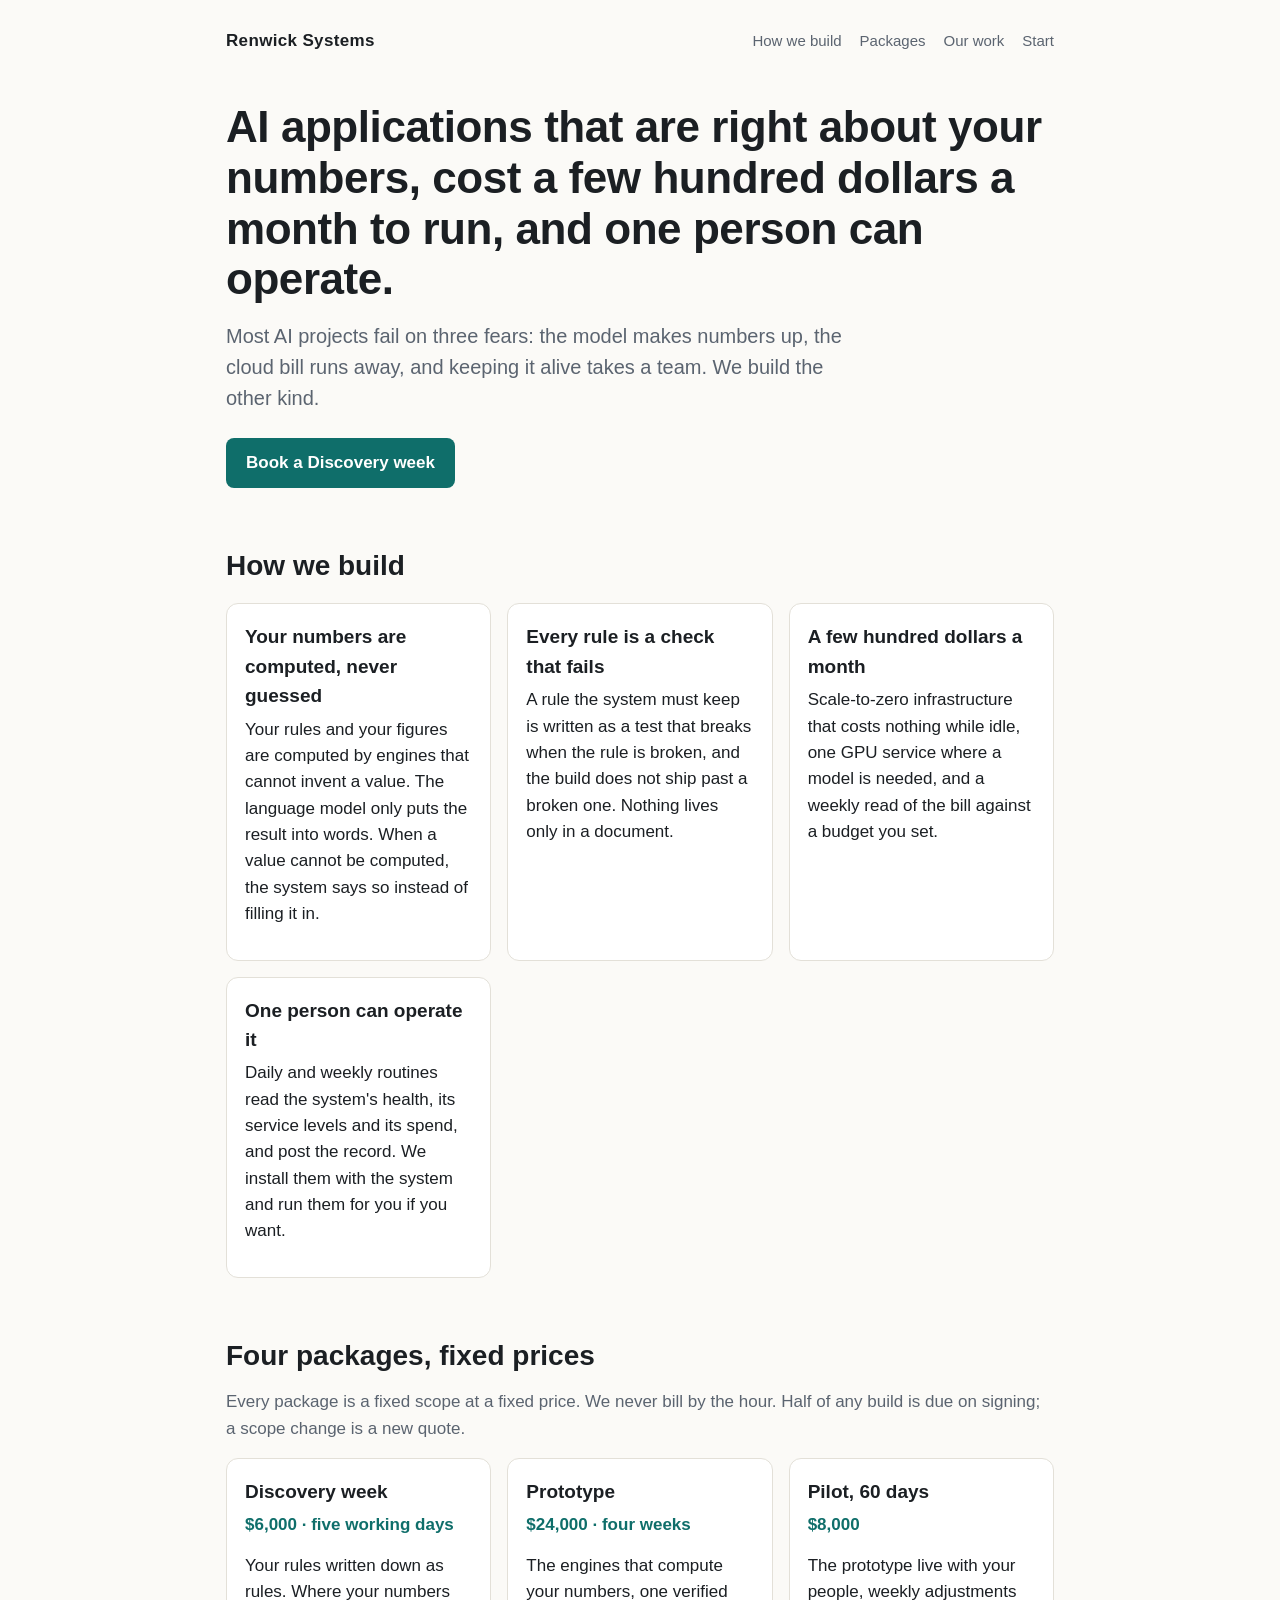
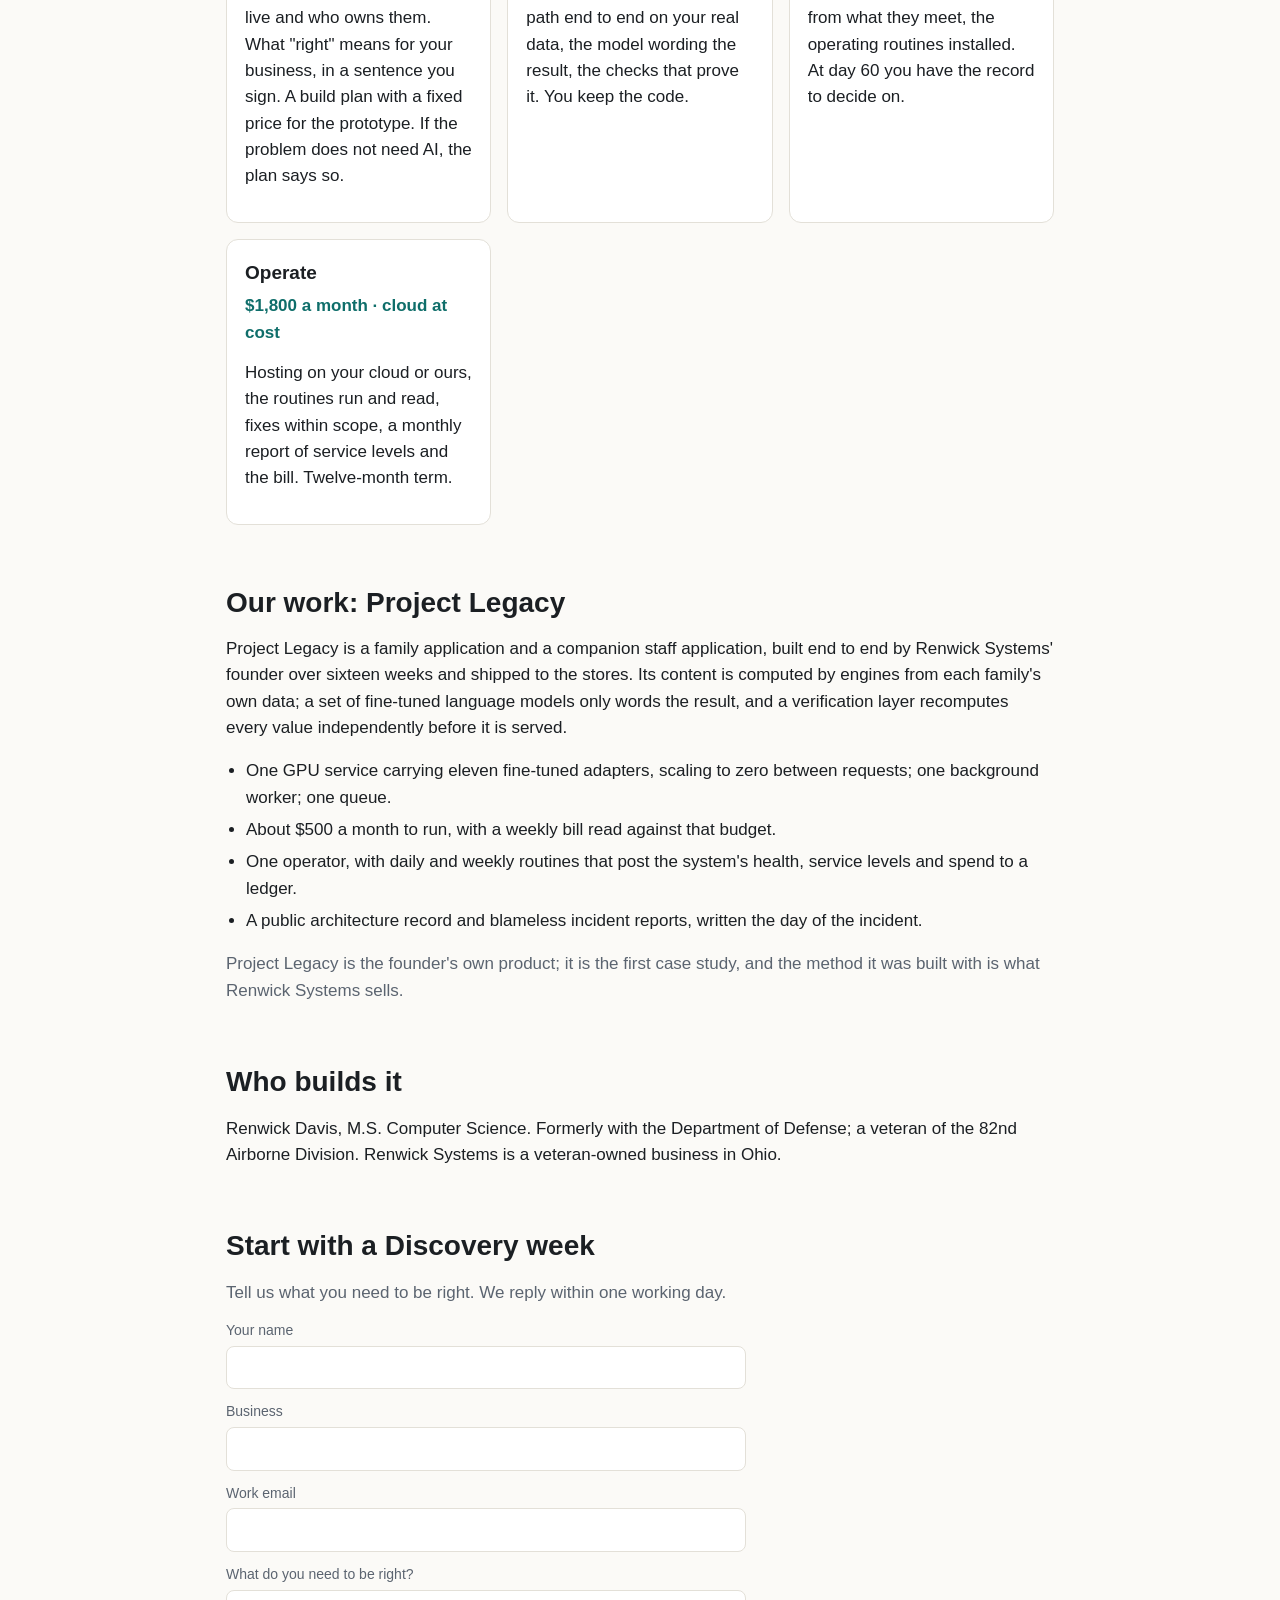
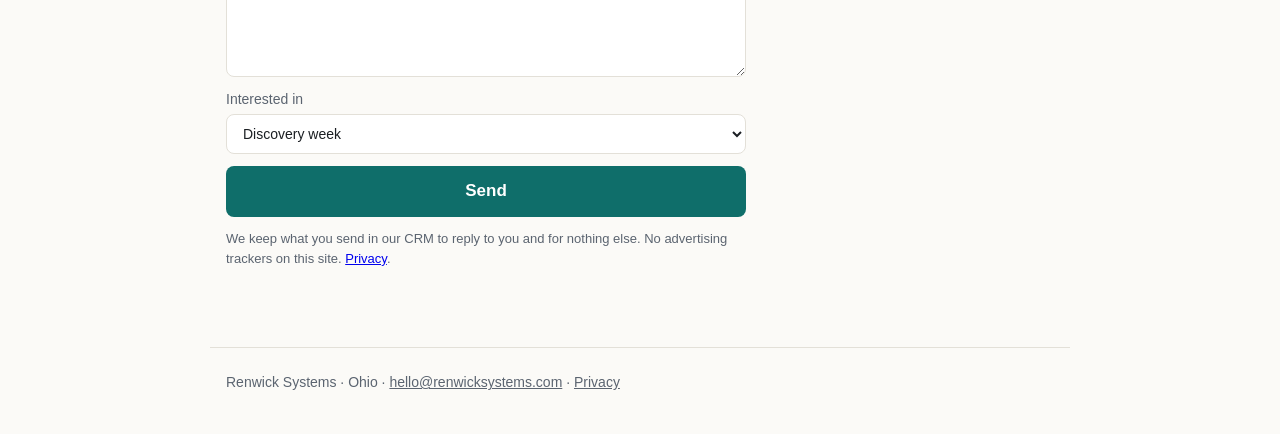
<file: index.html>
<!doctype html>
<html lang="en">
<head>
<meta charset="utf-8">
<meta name="viewport" content="width=device-width, initial-scale=1">
<title>Renwick Systems</title>
<meta name="description" content="AI applications that are right about your numbers, cost a few hundred dollars a month to run, and one person can operate. Renwick Systems, Ohio.">
<link rel="canonical" href="https://renwicksystems.com/">
<style>
  :root { --bg:#fbfaf7; --fg:#1b1f23; --muted:#5b6470; --line:#e3e0d8; --accent:#0f6e6a; --accent-ink:#ffffff; --card:#ffffff; }
  @media (prefers-color-scheme: dark) { :root:not([data-theme="light"]) { --bg:#121417; --fg:#ecebe6; --muted:#a3aab3; --line:#2a2f36; --accent:#4cc1b9; --accent-ink:#0d1b1a; --card:#1a1e23; } }
  :root[data-theme="dark"] { --bg:#121417; --fg:#ecebe6; --muted:#a3aab3; --line:#2a2f36; --accent:#4cc1b9; --accent-ink:#0d1b1a; --card:#1a1e23; }
  * { box-sizing:border-box; }
  body { margin:0; background:var(--bg); color:var(--fg); font:17px/1.55 -apple-system, "Segoe UI", Roboto, Helvetica, Arial, sans-serif; }
  main, header, footer { max-width:860px; margin:0 auto; padding:0 16px; }
  header { padding-top:28px; display:flex; justify-content:space-between; align-items:baseline; }
  .brand { font-weight:700; letter-spacing:.02em; text-decoration:none; color:var(--fg); }
  nav a { color:var(--muted); text-decoration:none; margin-left:18px; font-size:15px; }
  h1 { font-size:clamp(30px, 5vw, 44px); line-height:1.15; margin:48px 0 16px; letter-spacing:-.01em; }
  h2 { font-size:clamp(22px, 3vw, 28px); margin:56px 0 12px; }
  h3 { font-size:19px; margin:0 0 6px; }
  p { margin:0 0 14px; }
  .lead { font-size:20px; color:var(--muted); max-width:640px; }
  .cta { display:inline-block; background:var(--accent); color:var(--accent-ink); padding:12px 20px; border-radius:8px; text-decoration:none; font-weight:600; margin-top:10px; }
  .grid { display:grid; grid-template-columns:repeat(auto-fit, minmax(240px, 1fr)); gap:16px; margin-top:16px; }
  .card { background:var(--card); border:1px solid var(--line); border-radius:12px; padding:18px; }
  .price { color:var(--accent); font-weight:700; }
  .muted { color:var(--muted); }
  ul { padding-left:20px; } li { margin-bottom:6px; }
  form { display:grid; gap:12px; max-width:520px; }
  label { font-size:14px; color:var(--muted); display:grid; gap:4px; }
  input, select, textarea { font:inherit; padding:10px 12px; border:1px solid var(--line); border-radius:8px; background:var(--card); color:var(--fg); width:100%; }
  button { font:inherit; font-weight:600; background:var(--accent); color:var(--accent-ink); border:0; border-radius:8px; padding:12px 18px; cursor:pointer; }
  footer { border-top:1px solid var(--line); margin-top:64px; padding:24px 16px 40px; font-size:14px; color:var(--muted); }
  footer a { color:var(--muted); }
</style>
</head>
<body>
<header>
  <a class="brand" href="/">Renwick Systems</a>
  <nav><a href="#how">How we build</a><a href="#packages">Packages</a><a href="#work">Our work</a><a href="#start">Start</a></nav>
</header>

<main>
  <h1>AI applications that are right about your numbers, cost a few hundred dollars a month to run, and one person can operate.</h1>
  <p class="lead">Most AI projects fail on three fears: the model makes numbers up, the cloud bill runs away, and keeping it alive takes a team. We build the other kind.</p>
  <a class="cta" href="#start">Book a Discovery week</a>

  <h2 id="how">How we build</h2>
  <div class="grid">
    <div class="card"><h3>Your numbers are computed, never guessed</h3><p>Your rules and your figures are computed by engines that cannot invent a value. The language model only puts the result into words. When a value cannot be computed, the system says so instead of filling it in.</p></div>
    <div class="card"><h3>Every rule is a check that fails</h3><p>A rule the system must keep is written as a test that breaks when the rule is broken, and the build does not ship past a broken one. Nothing lives only in a document.</p></div>
    <div class="card"><h3>A few hundred dollars a month</h3><p>Scale-to-zero infrastructure that costs nothing while idle, one GPU service where a model is needed, and a weekly read of the bill against a budget you set.</p></div>
    <div class="card"><h3>One person can operate it</h3><p>Daily and weekly routines read the system's health, its service levels and its spend, and post the record. We install them with the system and run them for you if you want.</p></div>
  </div>

  <h2 id="packages">Four packages, fixed prices</h2>
  <p class="muted">Every package is a fixed scope at a fixed price. We never bill by the hour. Half of any build is due on signing; a scope change is a new quote.</p>
  <div class="grid">
    <div class="card"><h3>Discovery week</h3><p class="price">$6,000 · five working days</p><p>Your rules written down as rules. Where your numbers live and who owns them. What "right" means for your business, in a sentence you sign. A build plan with a fixed price for the prototype. If the problem does not need AI, the plan says so.</p></div>
    <div class="card"><h3>Prototype</h3><p class="price">$24,000 · four weeks</p><p>The engines that compute your numbers, one verified path end to end on your real data, the model wording the result, the checks that prove it. You keep the code.</p></div>
    <div class="card"><h3>Pilot, 60 days</h3><p class="price">$8,000</p><p>The prototype live with your people, weekly adjustments from what they meet, the operating routines installed. At day 60 you have the record to decide on.</p></div>
    <div class="card"><h3>Operate</h3><p class="price">$1,800 a month · cloud at cost</p><p>Hosting on your cloud or ours, the routines run and read, fixes within scope, a monthly report of service levels and the bill. Twelve-month term.</p></div>
  </div>

  <h2 id="work">Our work: Project Legacy</h2>
  <p>Project Legacy is a family application and a companion staff application, built end to end by Renwick Systems' founder over sixteen weeks and shipped to the stores. Its content is computed by engines from each family's own data; a set of fine-tuned language models only words the result, and a verification layer recomputes every value independently before it is served.</p>
  <ul>
    <li>One GPU service carrying eleven fine-tuned adapters, scaling to zero between requests; one background worker; one queue.</li>
    <li>About $500 a month to run, with a weekly bill read against that budget.</li>
    <li>One operator, with daily and weekly routines that post the system's health, service levels and spend to a ledger.</li>
    <li>A public architecture record and blameless incident reports, written the day of the incident.</li>
  </ul>
  <p class="muted">Project Legacy is the founder's own product; it is the first case study, and the method it was built with is what Renwick Systems sells.</p>

  <h2>Who builds it</h2>
  <p>Renwick Davis, M.S. Computer Science. Formerly with the Department of Defense; a veteran of the 82nd Airborne Division. Renwick Systems is a veteran-owned business in Ohio.</p>

  <h2 id="start">Start with a Discovery week</h2>
  <p class="muted">Tell us what you need to be right. We reply within one working day.</p>
  <!-- The form posts to HubSpot (the free CRM): create the form in HubSpot (Marketing > Forms) with these five fields and paste its embed code here in place of this form, or keep this form and point its action at the HubSpot Forms endpoint for that form. See README.md. -->
  <form id="start-form" method="post" action="#" onsubmit="return false;">
    <label>Your name <input name="firstname" autocomplete="name" required></label>
    <label>Business <input name="company" autocomplete="organization" required></label>
    <label>Work email <input name="email" type="email" autocomplete="email" required></label>
    <label>What do you need to be right? <textarea name="message" rows="3" required></textarea></label>
    <label>Interested in
      <select name="offer">
        <option value="discovery_week">Discovery week</option>
        <option value="prototype">Prototype</option>
        <option value="pilot_60_days">Pilot, 60 days</option>
        <option value="operate">Operate</option>
      </select>
    </label>
    <button type="submit">Send</button>
    <p class="muted" style="font-size:13px">We keep what you send in our CRM to reply to you and for nothing else. No advertising trackers on this site. <a href="/privacy.html">Privacy</a>.</p>
  </form>
</main>

<footer>
  Renwick Systems · Ohio · <a href="mailto:hello@renwicksystems.com">hello@renwicksystems.com</a> · <a href="/privacy.html">Privacy</a>
</footer>
</body>
</html>
</file>
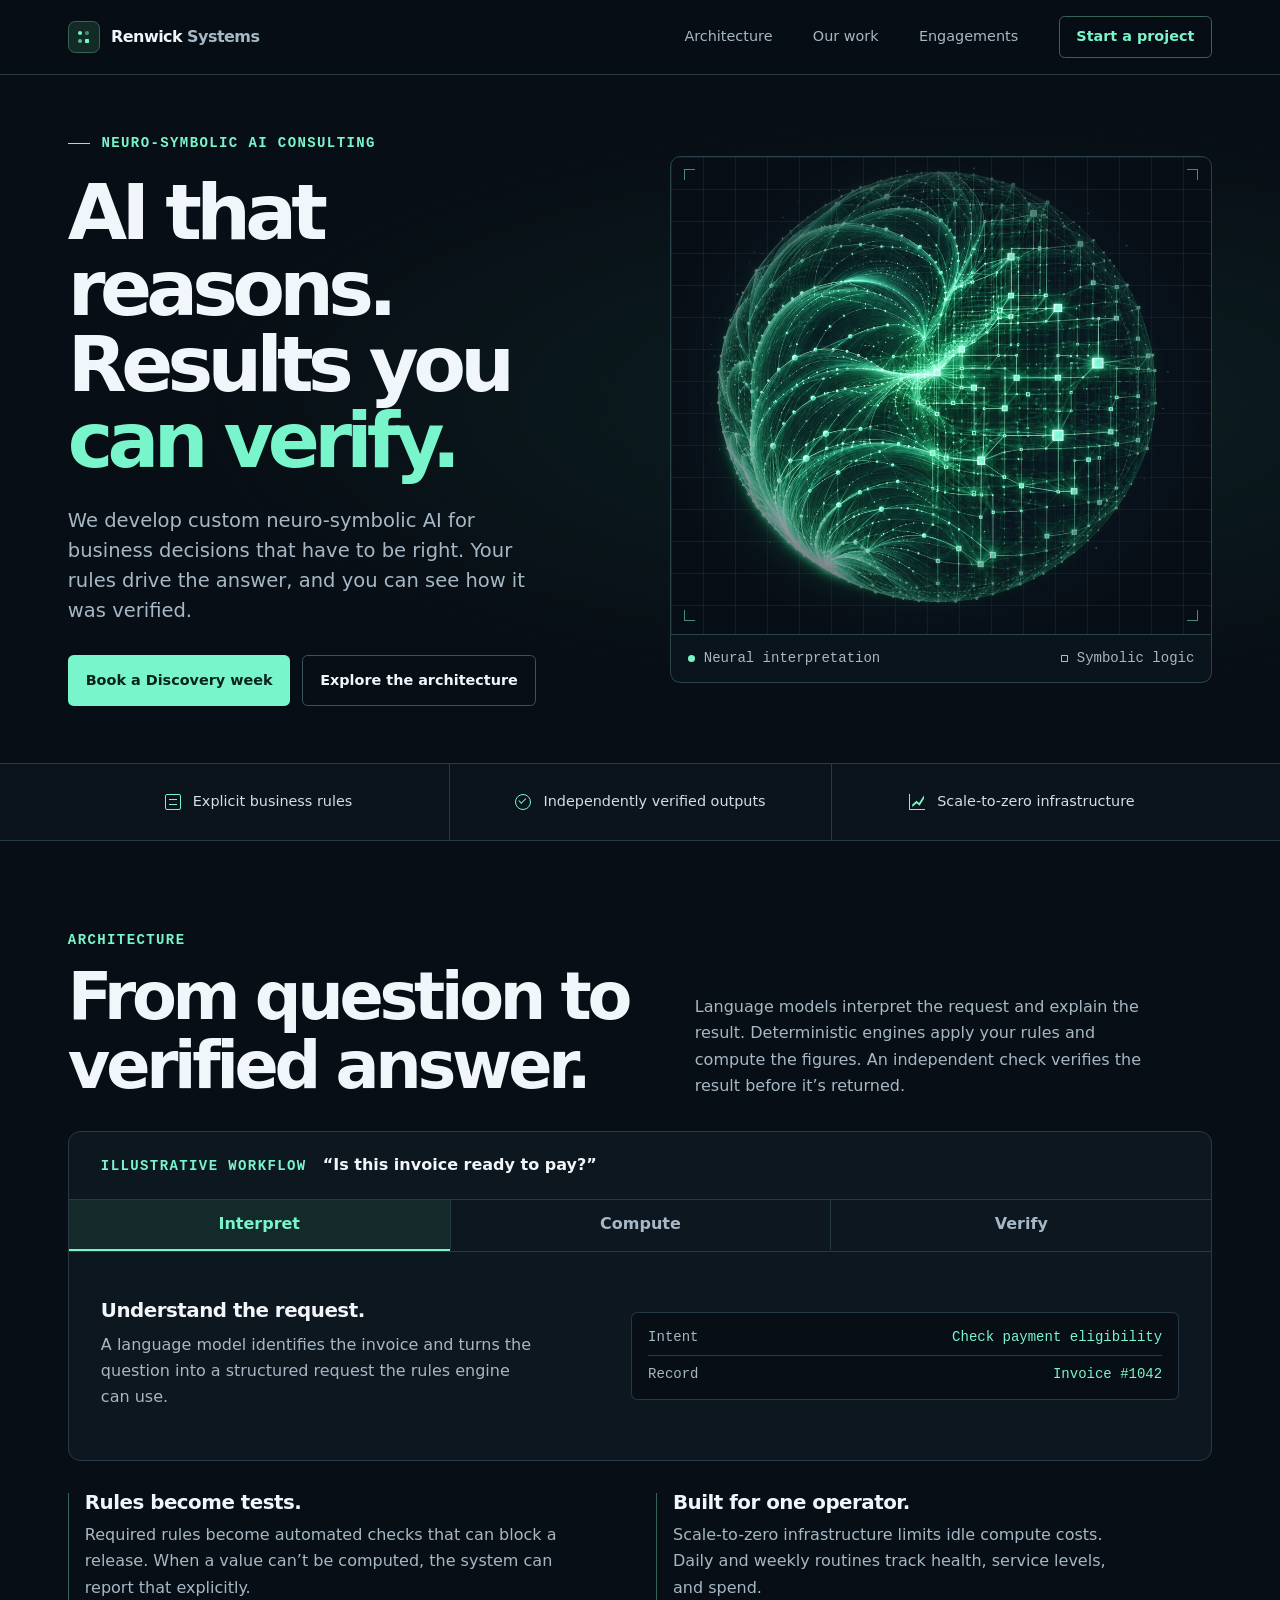
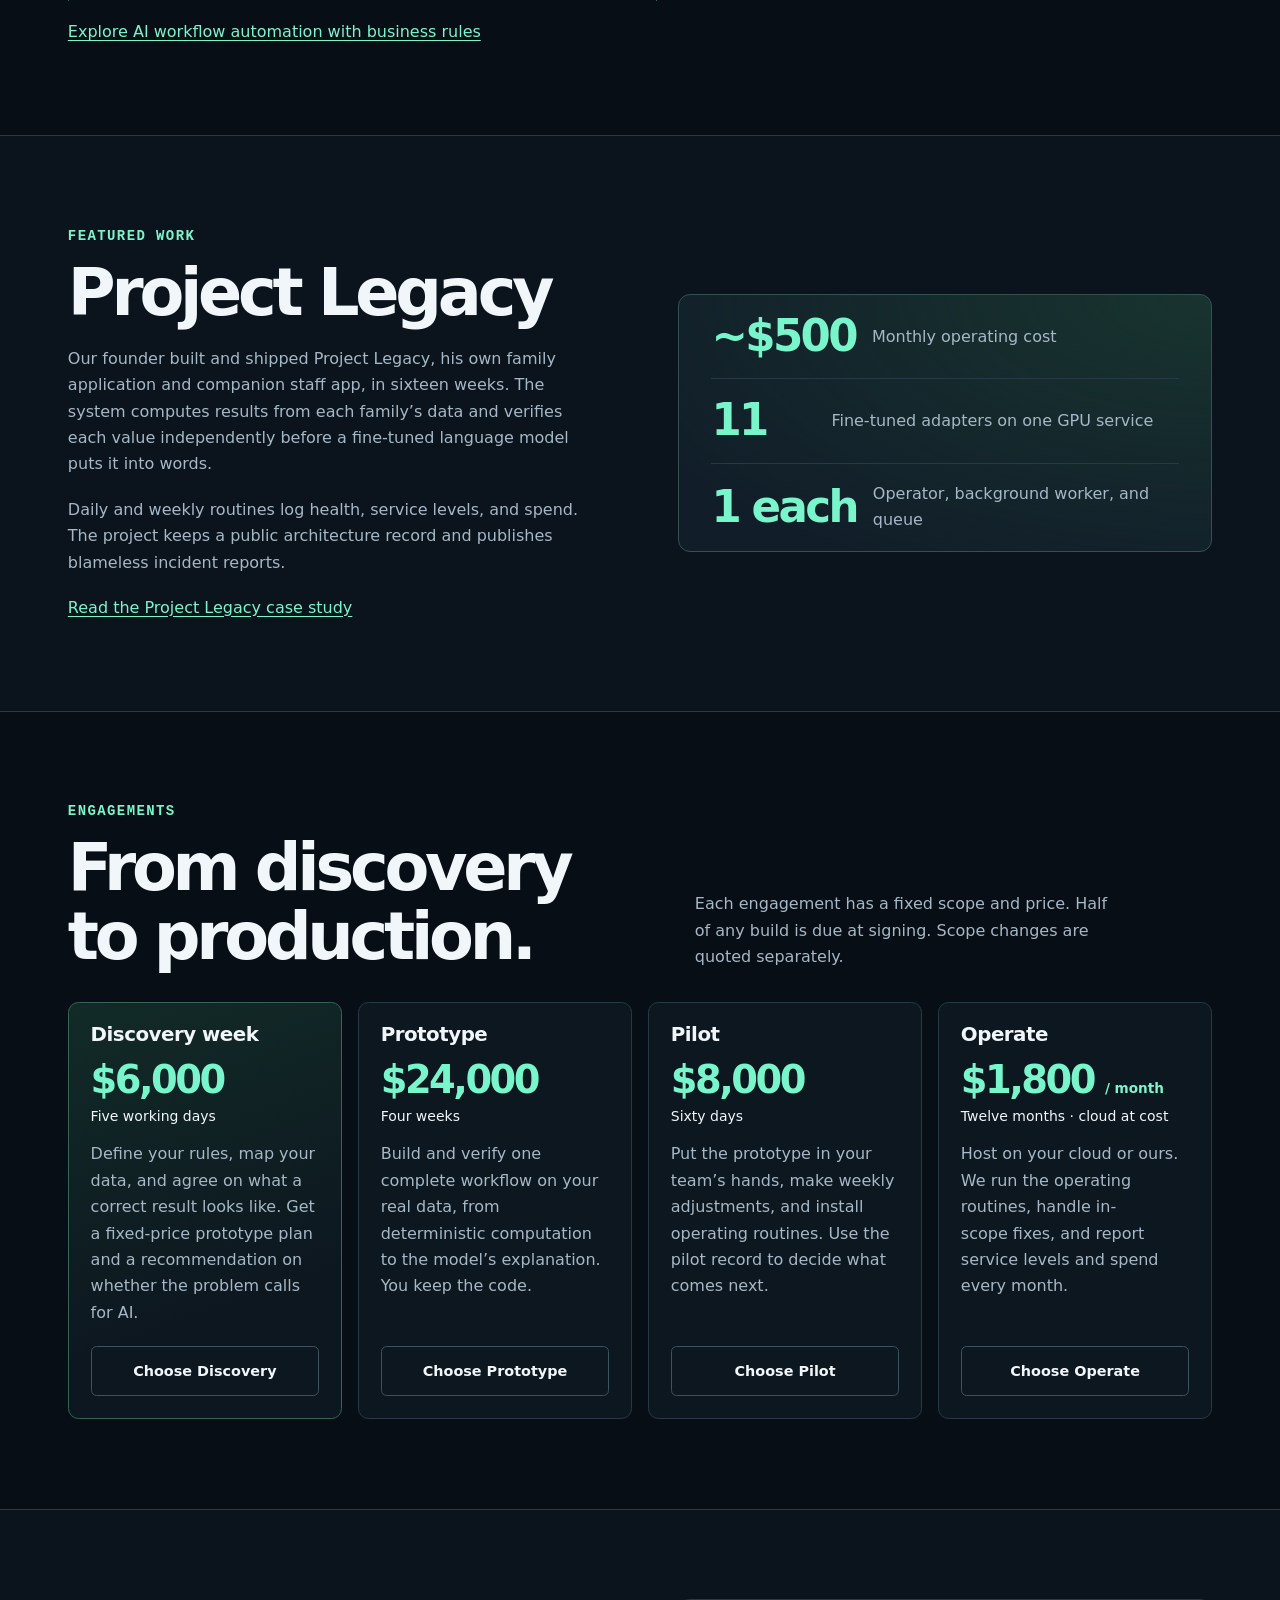
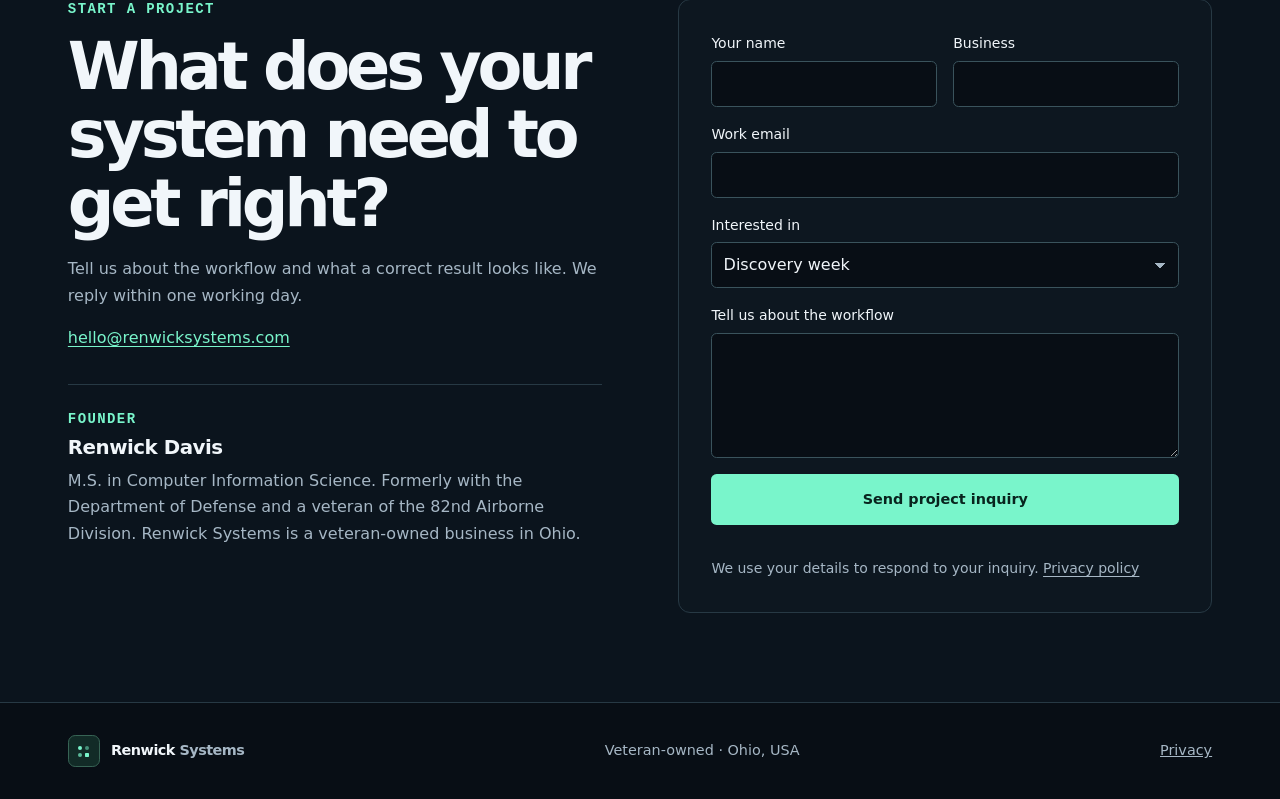
<file: public/index.html>
﻿<!doctype html>
<html lang="en">
<head>
  <meta charset="utf-8">
  <meta name="viewport" content="width=device-width, initial-scale=1">
  <meta name="theme-color" content="#080e15">
  <title>Neuro-Symbolic AI Consulting | Renwick Systems</title>
  <meta name="description" content="Neuro-symbolic AI consulting and custom development for business decisions that have to be right. Apply your business rules and independently verify the result.">
  <link rel="canonical" href="https://renwicksystems.com/">
  <link rel="stylesheet" href="./landing.css">
  <script src="./landing.js" defer></script>
</head>
<body id="top">
  <a class="skip-link" href="#main">Skip to content</a>

  <header class="site-header">
    <div class="shell header-inner">
      <a class="brand" href="/" aria-label="Renwick Systems home">
        <span class="brand-mark" aria-hidden="true"><i></i><i></i><i></i><i></i></span>
        <span>Renwick<span class="brand-accent"> Systems</span></span>
      </a>
      <button class="menu-toggle" type="button" aria-expanded="false" aria-controls="site-nav" hidden>Menu <span aria-hidden="true"></span></button>
      <nav class="site-nav" id="site-nav" aria-label="Main navigation">
        <a href="#how">Architecture</a>
        <a href="#work">Our work</a>
        <a href="#packages">Engagements</a>
        <a class="button button-outline nav-cta" href="#start">Start a project</a>
      </nav>
    </div>
  </header>

  <main id="main" tabindex="-1">
    <section class="hero" aria-labelledby="hero-title">
      <div class="shell hero-inner">
        <div class="hero-copy">
          <p class="eyebrow hero-eyebrow">Neuro-symbolic AI consulting</p>
          <h1 id="hero-title">AI that reasons.<br>Results you<br class="hero-break"> <em>can verify.</em></h1>
          <p class="hero-lead">We develop custom neuro-symbolic AI for business decisions that have to be right. Your rules drive the answer, and you can see how it was verified.</p>
          <div class="hero-actions">
            <a class="button button-primary" href="#start" data-offer="discovery_week">Book a Discovery week</a>
            <a class="button button-outline" href="#how">Explore the architecture</a>
          </div>
        </div>

        <figure class="hero-visual">
          <div class="visual-frame" aria-hidden="true">
            <span class="visual-grid"></span>
            <span class="visual-ring"></span>
            <img class="hero-image" src="./neuro-symbolic-core.webp" width="1000" height="1000" alt="" fetchpriority="high">
            <span class="visual-axis"></span>
          </div>
          <figcaption class="visual-key">
            <span><i aria-hidden="true"></i> Neural interpretation</span>
            <span><i aria-hidden="true"></i> Symbolic logic</span>
          </figcaption>
        </figure>
      </div>
    </section>

    <div class="capability-band">
      <ul class="shell capability-list" aria-label="Engineering principles">
        <li><span class="principle-icon principle-rules" aria-hidden="true"></span> Explicit business rules</li>
        <li><span class="principle-icon principle-check" aria-hidden="true"></span> Independently verified outputs</li>
        <li><span class="principle-icon principle-scale" aria-hidden="true"></span> Scale-to-zero infrastructure</li>
      </ul>
    </div>

    <section class="section shell" id="how" aria-labelledby="how-title" tabindex="-1">
      <div class="section-heading">
        <div>
          <p class="eyebrow">Architecture</p>
          <h2 id="how-title">From question to<br>verified answer.</h2>
        </div>
        <p>Language models interpret the request and explain the result. Deterministic engines apply your rules and compute the figures. An independent check verifies the result before it’s returned.</p>
      </div>

      <div class="architecture-demo">
        <div class="demo-header">
          <p class="eyebrow">Illustrative workflow</p>
          <p>“Is this invoice ready to pay?”</p>
        </div>
        <div class="stage-selector" role="group" aria-label="Explore the workflow stages" hidden>
          <button type="button" aria-controls="interpret" aria-pressed="true">Interpret</button>
          <button type="button" aria-controls="compute" aria-pressed="false">Compute</button>
          <button type="button" aria-controls="verify" aria-pressed="false">Verify</button>
        </div>
        <div class="stage-content" aria-live="polite">
          <article class="stage" id="interpret">
            <div>
              <h3>Understand the request.</h3>
              <p>A language model identifies the invoice and turns the question into a structured request the rules engine can use.</p>
            </div>
            <dl class="trace">
              <div><dt>Intent</dt><dd>Check payment eligibility</dd></div>
              <div><dt>Record</dt><dd>Invoice #1042</dd></div>
            </dl>
          </article>
          <article class="stage" id="compute">
            <div>
              <h3>Apply the payment rules.</h3>
              <p>The rules engine reads the invoice and approval records. This example policy requires approval for invoices over $1,000.</p>
            </div>
            <dl class="trace">
              <div><dt>Invoice total</dt><dd>$1,240.00</dd></div>
              <div><dt>Approval on file</dt><dd>Missing</dd></div>
              <div><dt>Decision</dt><dd>Hold payment</dd></div>
            </dl>
          </article>
          <article class="stage" id="verify">
            <div>
              <h3>Check the result independently.</h3>
              <p>The verification layer recomputes the decision from the source records. Once it confirms the result, the model explains why payment is on hold.</p>
            </div>
            <dl class="trace">
              <div><dt>Verified decision</dt><dd>Hold payment</dd></div>
              <div><dt>Explanation</dt><dd>Approval required for $1,240.00</dd></div>
            </dl>
          </article>
        </div>
      </div>

      <div class="method-notes">
        <div><h3>Rules become tests.</h3><p>Required rules become automated checks that can block a release. When a value can’t be computed, the system can report that explicitly.</p></div>
        <div><h3>Built for one operator.</h3><p>Scale-to-zero infrastructure limits idle compute costs. Daily and weekly routines track health, service levels, and spend.</p></div>
      </div>
      <a class="section-link" href="/services/ai-workflow-automation">Explore AI workflow automation with business rules</a>
    </section>

    <section class="case-section" id="work" aria-labelledby="work-title" tabindex="-1">
      <div class="section shell case-layout">
        <div class="case-copy">
          <p class="eyebrow">Featured work</p>
          <h2 id="work-title">Project Legacy</h2>
          <p>Our founder built and shipped Project Legacy, his own family application and companion staff app, in sixteen weeks. The system computes results from each family’s data and verifies each value independently before a fine-tuned language model puts it into words.</p>
          <p>Daily and weekly routines log health, service levels, and spend. The project keeps a public architecture record and publishes blameless incident reports.</p>
          <a class="section-link" href="/work/project-legacy">Read the Project Legacy case study</a>
        </div>
        <dl class="case-metrics" aria-label="Project Legacy operating profile">
          <div><dt>Monthly operating cost</dt><dd>~$500</dd></div>
          <div><dt>Fine-tuned adapters on one GPU service</dt><dd>11</dd></div>
          <div><dt>Operator, background worker, and queue</dt><dd>1 each</dd></div>
        </dl>
      </div>
    </section>

    <section class="section shell" id="packages" aria-labelledby="packages-title" tabindex="-1">
      <div class="section-heading">
        <div>
          <p class="eyebrow">Engagements</p>
          <h2 id="packages-title">From discovery<br>to production.</h2>
        </div>
        <p>Each engagement has a fixed scope and price. Half of any build is due at signing. Scope changes are quoted separately.</p>
      </div>
      <div class="offers">
        <article class="offer">
          <h3>Discovery week</h3>
          <p class="price">$6,000</p>
          <p class="offer-term">Five working days</p>
          <p>Define your rules, map your data, and agree on what a correct result looks like. Get a fixed-price prototype plan and a recommendation on whether the problem calls for AI.</p>
          <a class="button button-outline" href="#start" data-offer="discovery_week">Choose Discovery</a>
        </article>
        <article class="offer">
          <h3>Prototype</h3>
          <p class="price">$24,000</p>
          <p class="offer-term">Four weeks</p>
          <p>Build and verify one complete workflow on your real data, from deterministic computation to the model’s explanation. You keep the code.</p>
          <a class="button button-outline" href="#start" data-offer="prototype">Choose Prototype</a>
        </article>
        <article class="offer">
          <h3>Pilot</h3>
          <p class="price">$8,000</p>
          <p class="offer-term">Sixty days</p>
          <p>Put the prototype in your team’s hands, make weekly adjustments, and install operating routines. Use the pilot record to decide what comes next.</p>
          <a class="button button-outline" href="#start" data-offer="pilot_60_days">Choose Pilot</a>
        </article>
        <article class="offer">
          <h3>Operate</h3>
          <p class="price">$1,800 <small>/ month</small></p>
          <p class="offer-term">Twelve months · cloud at cost</p>
          <p>Host on your cloud or ours. We run the operating routines, handle in-scope fixes, and report service levels and spend every month.</p>
          <a class="button button-outline" href="#start" data-offer="operate">Choose Operate</a>
        </article>
      </div>
    </section>

    <section class="contact-section" id="start" aria-labelledby="start-title" tabindex="-1">
      <div class="section shell contact-layout">
        <div class="contact-copy">
          <p class="eyebrow">Start a project</p>
          <h2 id="start-title">What does your system need to get right?</h2>
          <p>Tell us about the workflow and what a correct result looks like. We reply within one working day.</p>
          <a class="mail" href="mailto:hello@renwicksystems.com">hello@renwicksystems.com</a><span class="mail-note" role="status"></span>
          <div class="founder">
            <p class="eyebrow">Founder</p>
            <h3>Renwick Davis</h3>
            <p>M.S. in Computer Information Science. Formerly with the Department of Defense and a veteran of the 82nd Airborne Division. Renwick Systems is a veteran-owned business in Ohio.</p>
          </div>
        </div>

        <form id="start-form" method="post" action="/api/start" aria-label="Project inquiry">
          <div class="spam-trap" aria-hidden="true"><label>Leave this empty <input name="website" tabindex="-1" autocomplete="off"></label></div>
          <div class="form-pair">
            <label>Your name <input name="firstname" autocomplete="name" maxlength="120" required></label>
            <label>Business <input name="company" autocomplete="organization" maxlength="160" required></label>
          </div>
          <label>Work email <input name="email" type="email" autocomplete="email" maxlength="254" required></label>
          <label>Interested in
            <select name="offer">
              <option value="discovery_week">Discovery week</option>
              <option value="prototype">Prototype</option>
              <option value="pilot_60_days">Pilot, 60 days</option>
              <option value="operate">Operate</option>
            </select>
          </label>
          <label>Tell us about the workflow <textarea name="message" rows="4" maxlength="5000" required></textarea></label>
          <button class="button button-primary" type="submit">Send project inquiry</button>
          <p id="start-status" class="form-status" role="status"></p>
          <p class="form-privacy">We use your details to respond to your inquiry. <a href="/privacy">Privacy policy</a></p>
        </form>
      </div>
    </section>
  </main>

  <footer class="shell site-footer">
    <a class="brand" href="/" aria-label="Renwick Systems home">
      <span class="brand-mark" aria-hidden="true"><i></i><i></i><i></i><i></i></span>
      <span>Renwick<span class="brand-accent"> Systems</span></span>
    </a>
    <p>Veteran-owned · Ohio, USA</p>
    <a href="/privacy">Privacy</a>
  </footer>
</body>
</html>
</file>
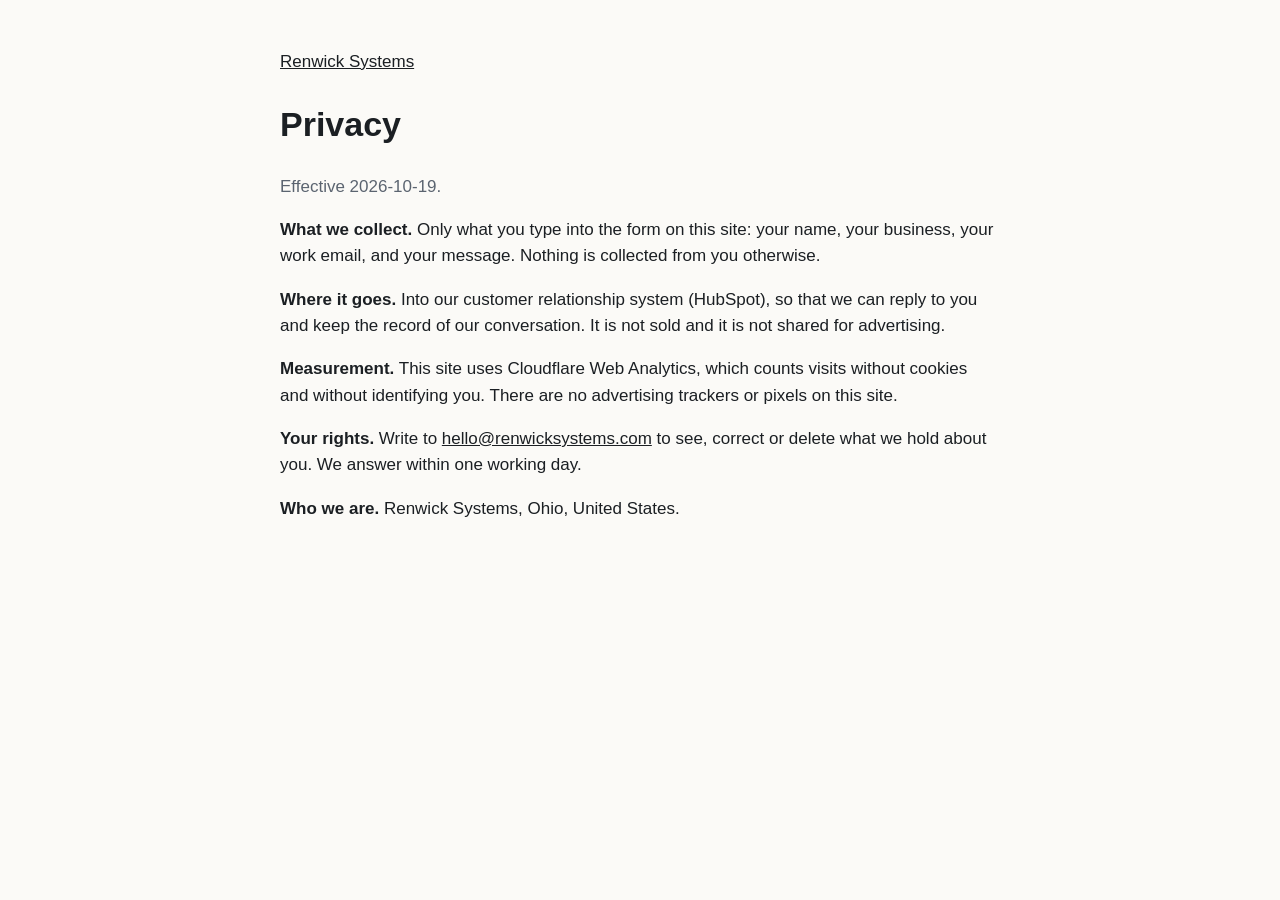
<file: privacy.html>
<!doctype html>
<html lang="en">
<head>
<meta charset="utf-8">
<meta name="viewport" content="width=device-width, initial-scale=1">
<title>Privacy - Renwick Systems</title>
<style>
  :root { --bg:#fbfaf7; --fg:#1b1f23; --muted:#5b6470; }
  @media (prefers-color-scheme: dark) { :root:not([data-theme="light"]) { --bg:#121417; --fg:#ecebe6; --muted:#a3aab3; } }
  :root[data-theme="dark"] { --bg:#121417; --fg:#ecebe6; --muted:#a3aab3; }
  body { margin:0; background:var(--bg); color:var(--fg); font:17px/1.55 -apple-system, "Segoe UI", Roboto, Helvetica, Arial, sans-serif; }
  main { max-width:720px; margin:0 auto; padding:32px 16px 64px; }
  a { color:inherit; } .muted { color:var(--muted); }
</style>
</head>
<body>
<main>
  <p><a href="/">Renwick Systems</a></p>
  <h1>Privacy</h1>
  <p class="muted">Effective 2026-10-19.</p>
  <p><strong>What we collect.</strong> Only what you type into the form on this site: your name, your business, your work email, and your message. Nothing is collected from you otherwise.</p>
  <p><strong>Where it goes.</strong> Into our customer relationship system (HubSpot), so that we can reply to you and keep the record of our conversation. It is not sold and it is not shared for advertising.</p>
  <p><strong>Measurement.</strong> This site uses Cloudflare Web Analytics, which counts visits without cookies and without identifying you. There are no advertising trackers or pixels on this site.</p>
  <p><strong>Your rights.</strong> Write to <a href="mailto:hello@renwicksystems.com">hello@renwicksystems.com</a> to see, correct or delete what we hold about you. We answer within one working day.</p>
  <p><strong>Who we are.</strong> Renwick Systems, Ohio, United States.</p>
</main>
</body>
</html>
</file>
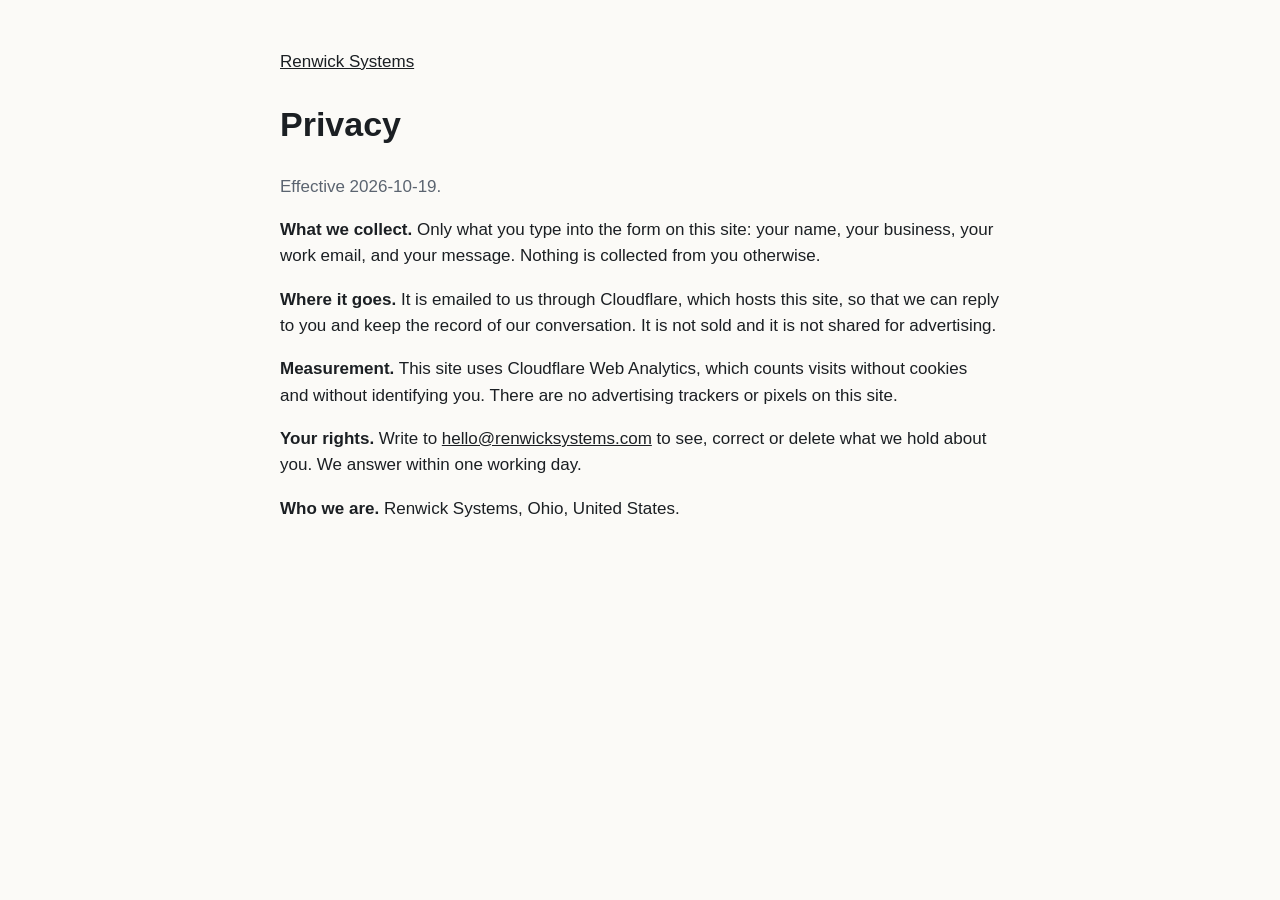
<file: public/privacy.html>
<!doctype html>
<html lang="en">
<head>
<meta charset="utf-8">
<meta name="viewport" content="width=device-width, initial-scale=1">
<title>Privacy - Renwick Systems</title>
<link rel="canonical" href="https://renwicksystems.com/privacy">
<style>
  :root { --bg:#fbfaf7; --fg:#1b1f23; --muted:#5b6470; }
  @media (prefers-color-scheme: dark) { :root:not([data-theme="light"]) { --bg:#121417; --fg:#ecebe6; --muted:#a3aab3; } }
  :root[data-theme="dark"] { --bg:#121417; --fg:#ecebe6; --muted:#a3aab3; }
  body { margin:0; background:var(--bg); color:var(--fg); font:17px/1.55 -apple-system, "Segoe UI", Roboto, Helvetica, Arial, sans-serif; }
  main { max-width:720px; margin:0 auto; padding:32px 16px 64px; }
  a { color:inherit; } .muted { color:var(--muted); }
</style>
</head>
<body>
<main>
  <p><a href="/">Renwick Systems</a></p>
  <h1>Privacy</h1>
  <p class="muted">Effective 2026-10-19.</p>
  <p><strong>What we collect.</strong> Only what you type into the form on this site: your name, your business, your work email, and your message. Nothing is collected from you otherwise.</p>
  <p><strong>Where it goes.</strong> It is emailed to us through Cloudflare, which hosts this site, so that we can reply to you and keep the record of our conversation. It is not sold and it is not shared for advertising.</p>
  <p><strong>Measurement.</strong> This site uses Cloudflare Web Analytics, which counts visits without cookies and without identifying you. There are no advertising trackers or pixels on this site.</p>
  <p><strong>Your rights.</strong> Write to <a class="mail" href="mailto:hello@renwicksystems.com">hello@renwicksystems.com</a><span class="mail-note" role="status" aria-live="polite"></span> to see, correct or delete what we hold about you. We answer within one working day.</p>
  <p><strong>Who we are.</strong> Renwick Systems, Ohio, United States.</p>
</main>
<script>
  // An email link opens the visitor's mail app; where none is set up, nothing visible happens. Copy the address too.
  document.querySelectorAll("a.mail").forEach(function (a) {
    a.addEventListener("click", function () {
      var address = a.getAttribute("href").replace("mailto:", "");
      var note = a.parentNode.querySelector(".mail-note");
      if (navigator.clipboard && note) {
        navigator.clipboard.writeText(address).then(function () { note.textContent = " (address copied)"; }, function () {});
      }
    });
  });
</script>
</body>
</html>
</file>
<file: public/landing.css>
﻿:root {
  color-scheme: dark;
  --background: #080e15;
  --surface: #0d1720;
  --surface-bright: #111e29;
  --ink: #f1f6fa;
  --muted: #a6b7c5;
  --accent: #79f5cb;
  --accent-hover: #a0ffdf;
  --line: #273944;
  --mono: "Cascadia Mono", "SFMono-Regular", Consolas, monospace;
  --content: 77rem;
  --gutter: clamp(1.25rem, 5.3vw, 5rem);
}

*, *::before, *::after { box-sizing: border-box; }
html { scroll-behavior: smooth; scroll-padding-top: 6rem; }
body {
  margin: 0;
  background: var(--background);
  color: var(--ink);
  font: 1rem/1.65 system-ui, -apple-system, BlinkMacSystemFont, "Segoe UI", sans-serif;
}
[hidden] { display: none !important; }
a { color: inherit; }
button, input, textarea, select { font: inherit; }
:focus-visible { outline: 2px solid var(--accent); outline-offset: 4px; }
::selection { background: var(--accent); color: var(--background); }
h1, h2, h3, p, figure, dl, dd { margin: 0; }
h1, h2, h3 { line-height: 1.05; }
p { text-wrap: pretty; }
.shell { width: min(calc(100% - 2 * var(--gutter)), var(--content)); margin-inline: auto; }

.skip-link {
  position: fixed;
  z-index: 5;
  top: .75rem;
  left: .75rem;
  padding: .6rem 1rem;
  transform: translateY(-200%);
  background: var(--accent);
  color: var(--background);
}
.skip-link:focus { transform: none; }

.site-header {
  position: sticky;
  z-index: 2;
  top: 0;
  border-bottom: 1px solid var(--line);
  background: rgb(8 14 21 / 94%);
  backdrop-filter: blur(16px);
}
.header-inner { display: flex; min-height: 4.625rem; align-items: center; justify-content: space-between; gap: 1.5rem; }
.brand { display: inline-flex; align-items: center; gap: .7rem; width: fit-content; white-space: nowrap; text-decoration: none; font-weight: 700; letter-spacing: -.035em; }
.brand-accent { color: var(--muted); }
.brand-mark {
  display: grid;
  grid-template-columns: repeat(2, .25rem);
  grid-template-rows: repeat(2, .25rem);
  place-content: center;
  gap: .2rem;
  width: 2rem;
  height: 2rem;
  border: 1px solid #376455;
  border-radius: .45rem;
  background: #122b27;
}
.brand-mark i { border-radius: 50%; background: var(--accent); }
.brand-mark i:nth-child(2) { opacity: .5; }
.brand-mark i:nth-child(3) { opacity: .7; }
.brand-mark i:last-child { border-radius: .04rem; }
.site-nav { display: flex; align-items: center; gap: clamp(1.25rem, 3.15vw, 3rem); }
.site-nav > a:not(.button) { font-size: .9rem; color: var(--muted); text-decoration: none; }
.site-nav > a:not(.button):hover { color: var(--ink); }

.button, .menu-toggle {
  display: inline-flex;
  min-height: 3.15rem;
  justify-content: center;
  align-items: center;
  padding: .65rem 1.05rem;
  border: 1px solid transparent;
  border-radius: .35rem;
  cursor: pointer;
  text-align: center;
  text-decoration: none;
  font-size: .9rem;
  font-weight: 650;
  line-height: 1.35;
  transition: background .16s ease, border-color .16s ease, color .16s ease;
}
.button-primary { background: var(--accent); color: #08241e; }
.button-primary:hover { background: var(--accent-hover); }
.button-outline, .menu-toggle { border-color: #3a535c; background: transparent; color: var(--ink); }
.button-outline:hover, .menu-toggle:hover { border-color: var(--accent); background: #142822; color: var(--accent); }
.nav-cta { min-height: 2.65rem; border-color: #376455; color: var(--accent); }
.menu-toggle { display: none; }

.hero {
  overflow: hidden;
  background: radial-gradient(ellipse at 75% 48%, #0b2022 0%, transparent 57%), var(--background);
}
.hero-inner {
  display: grid;
  grid-template-columns: minmax(0, 1.04fr) minmax(0, 1fr);
  min-height: 37rem;
  align-items: center;
  gap: clamp(1.5rem, 3vw, 3rem);
  padding-block: 2.6rem;
}
.hero-copy { position: relative; z-index: 1; padding-block: 1rem; }
.eyebrow {
  color: var(--accent);
  font: 600 .875rem/1.5 var(--mono);
  letter-spacing: .1em;
  text-transform: uppercase;
}
.hero-eyebrow { display: flex; align-items: center; gap: .7rem; margin-bottom: 1.35rem; }
.hero-eyebrow::before { content: ""; flex: 0 0 1.4rem; height: 1px; background: var(--accent); }
h1 { font-size: clamp(3.25rem, 6vw, 6rem); font-weight: 660; letter-spacing: -.075em; line-height: .99; }
h1 em { color: var(--accent); font-style: normal; }
.hero-lead { max-width: 29rem; margin-top: 1.65rem; color: var(--muted); font-size: clamp(1.05rem, 1.55vw, 1.22rem); line-height: 1.55; }
.hero-actions { display: flex; flex-wrap: wrap; gap: .75rem; margin-top: 1.8rem; }

.hero-visual { position: relative; display: grid; width: 100%; max-width: 35rem; justify-self: end; }
.visual-frame {
  position: relative;
  display: grid;
  place-items: center;
  isolation: isolate;
  aspect-ratio: 1.13;
  overflow: hidden;
  border: 1px solid #29434a;
  border-radius: .65rem .65rem 0 0;
  background: #080e15;
}
.visual-grid {
  position: absolute;
  inset: 0;
  background-image: linear-gradient(#528f8c26 1px, transparent 1px), linear-gradient(90deg, #528f8c26 1px, transparent 1px);
  background-size: 2rem 2rem;
  mask-image: radial-gradient(ellipse, transparent 25%, #000 76%);
}
.visual-ring {
  position: absolute;
  width: 73%;
  aspect-ratio: 1;
  border: 1px dashed #46756887;
  border-radius: 50%;
}
.hero-image {
  position: absolute;
  inset: 0;
  width: 100%;
  height: 100%;
  object-fit: cover;
  mix-blend-mode: screen;
  mask-image: radial-gradient(ellipse, #000 42%, transparent 76%);
}
.visual-axis {
  position: absolute;
  inset: .8rem;
  opacity: .55;
  background:
    linear-gradient(var(--accent), var(--accent)) left top / .7rem 1px,
    linear-gradient(var(--accent), var(--accent)) left top / 1px .7rem,
    linear-gradient(var(--accent), var(--accent)) right top / .7rem 1px,
    linear-gradient(var(--accent), var(--accent)) right top / 1px .7rem,
    linear-gradient(var(--accent), var(--accent)) left bottom / .7rem 1px,
    linear-gradient(var(--accent), var(--accent)) left bottom / 1px .7rem,
    linear-gradient(var(--accent), var(--accent)) right bottom / .7rem 1px,
    linear-gradient(var(--accent), var(--accent)) right bottom / 1px .7rem;
  background-repeat: no-repeat;
}
.visual-key {
  display: flex;
  flex-wrap: wrap;
  justify-content: space-between;
  gap: .5rem 1rem;
  padding: .8rem 1.05rem;
  border: 1px solid #29434a;
  border-top: 0;
  border-radius: 0 0 .65rem .65rem;
  background: #0a141c;
  color: var(--muted);
  font: .875rem/1.5 var(--mono);
}
.visual-key span { display: inline-flex; align-items: center; gap: .55rem; }
.visual-key i { width: .45rem; height: .45rem; border-radius: 50%; background: var(--accent); }
.visual-key span:last-child i { border: 1px solid #9bbef7; border-radius: .04rem; background: transparent; }

.capability-band { border-block: 1px solid var(--line); background: #0b141d; }
.capability-list { display: grid; grid-template-columns: repeat(3, minmax(0, 1fr)); padding: 0; list-style: none; margin-block: 0; }
.capability-list li { display: flex; min-height: 4.7rem; justify-content: center; align-items: center; gap: .75rem; padding: .85rem 1rem; color: #d2dee6; font-size: .9rem; }
.capability-list li + li { border-left: 1px solid var(--line); }
.principle-icon { position: relative; width: 1rem; height: 1rem; flex: 0 0 1rem; color: var(--accent); }
.principle-rules { border: 1px solid currentColor; border-radius: 2px; }
.principle-rules::after { content: ""; position: absolute; inset: 4px 3px; border-block: 1px solid currentColor; }
.principle-check { border: 1px solid currentColor; border-radius: 50%; }
.principle-check::after { content: ""; position: absolute; top: 3px; left: 3px; width: .42rem; height: .27rem; border: solid currentColor; border-width: 0 0 1px 1px; transform: rotate(-45deg); }
.principle-scale { border: 1px solid currentColor; border-width: 0 0 1px 1px; }
.principle-scale::after { content: ""; position: absolute; inset: 1px 1px 2px 2px; background: currentColor; clip-path: polygon(0 80%, 36% 48%, 57% 67%, 100% 0, 100% 28%, 61% 90%, 37% 70%, 0 100%); }

.section { padding-block: clamp(4rem, 7vw, 7rem); }
.section-heading { display: grid; grid-template-columns: 1.15fr 1fr; gap: 2rem; align-items: end; margin-bottom: 2rem; }
.section-heading > p { max-width: 29rem; color: var(--muted); }
.section h2 { margin-top: .7rem; font-size: clamp(2.6rem, 5.1vw, 4.9rem); font-weight: 630; letter-spacing: -.065em; }
.section h3 { font-size: 1.24rem; letter-spacing: -.025em; }
.section-link { display: inline-block; margin-top: 1.15rem; color: var(--accent); text-underline-offset: .2em; }

.architecture-demo { overflow: hidden; border: 1px solid var(--line); border-radius: .75rem; background: var(--surface); }
.demo-header { display: flex; flex-wrap: wrap; align-items: baseline; gap: .45rem 1rem; padding: 1.25rem clamp(1rem, 3vw, 2rem); border-bottom: 1px solid var(--line); }
.demo-header > p:last-child { color: var(--ink); font-weight: 600; }
.demo-header:has(.demo-scenario[hidden]) { display: none; }
.demo-scenario { display: flex; flex-wrap: wrap; align-items: center; gap: .45rem 1rem; color: var(--ink); font-weight: 600; }
.demo-scenario select { min-width: 0; max-width: 100%; min-height: 2.75rem; padding: .45rem .65rem; border: 1px solid #3a535c; border-radius: .35rem; background: var(--background); color: var(--ink); font-weight: 400; }
.stage-selector { display: grid; grid-template-columns: repeat(3, minmax(0, 1fr)); border-bottom: 1px solid var(--line); }
.stage-selector button {
  min-height: 3.2rem;
  padding: .55rem .3rem;
  border: 0;
  border-bottom: 2px solid transparent;
  background: transparent;
  color: var(--muted);
  font-weight: 600;
  cursor: pointer;
}
.stage-selector button + button { border-left: 1px solid var(--line); }
.stage-selector button:focus-visible { outline-offset: -4px; }
.stage-selector button:hover, .stage-selector button[aria-pressed="true"] { background: #142a2a; color: var(--accent); }
.stage-selector button[aria-pressed="true"] { border-bottom-color: var(--accent); }
.stage {
  display: grid;
  min-height: 13rem;
  grid-template-columns: 1fr 1.1fr;
  align-items: center;
  gap: 1.3rem 2rem;
  padding: clamp(1rem, 3vw, 2rem);
}
.stage:not([hidden]) + .stage:not([hidden]) { border-top: 1px solid var(--line); }
.stage p { max-width: 27rem; margin-top: .6rem; color: var(--muted); }
.trace { display: grid; gap: .45rem; padding: .9rem 1rem; border: 1px solid var(--line); border-radius: .4rem; background: var(--background); font: .875rem/1.5 var(--mono); }
.trace div { display: flex; justify-content: space-between; align-items: baseline; gap: .3rem 1rem; }
.trace div + div { border-top: 1px solid var(--line); padding-top: .45rem; }
.trace dt { color: var(--muted); }
.trace dd { color: var(--accent); text-align: right; }
.method-notes { display: grid; grid-template-columns: 1fr 1fr; gap: 1.5rem 2rem; margin-top: 2rem; }
.method-notes > div { padding-left: 1rem; border-left: 1px solid #376455; }
.method-notes p { max-width: 30rem; margin-top: .5rem; color: var(--muted); }

.case-section, .contact-section { border-block: 1px solid var(--line); background: #0b141d; }
.case-layout, .contact-layout { display: grid; grid-template-columns: minmax(0, 1fr) minmax(0, 1fr); align-items: center; gap: clamp(2rem, 6vw, 6rem); }
.case-copy > p:not(.eyebrow), .contact-copy > p:not(.eyebrow) { margin-top: 1.2rem; color: var(--muted); }
.case-metrics {
  display: grid;
  padding-inline: clamp(1rem, 3vw, 2rem);
  border: 1px solid #30534f;
  border-radius: .75rem;
  background: radial-gradient(ellipse at 100% 0%, #18342f, transparent 85%), var(--surface-bright);
}
.case-metrics > div { display: grid; grid-template-columns: minmax(6.5rem, auto) 1fr; align-items: center; gap: .45rem 1rem; padding-block: 1.1rem; }
.case-metrics > div + div { border-top: 1px solid var(--line); }
.case-metrics dt { color: var(--muted); grid-column: 2; grid-row: 1; }
.case-metrics dd { color: var(--accent); grid-column: 1; grid-row: 1; font-weight: 650; font-size: clamp(1.8rem, 3.4vw, 3.2rem); line-height: 1.1; letter-spacing: -.06em; }

.page-intro { background: radial-gradient(ellipse at 85% 15%, #132b2d, transparent 64%), #0b141d; }
.page-intro h1 { max-width: 18ch; margin-top: .7rem; }
.page-lead, .page-cta > p:not(.eyebrow) { max-width: 40rem; margin-top: 1.2rem; color: var(--muted); font-size: 1.1rem; }
.page-cta h2 { max-width: 21ch; }
.page-cta .hero-actions { margin-top: 1.35rem; }

.offers { display: grid; grid-template-columns: repeat(4, minmax(0, 1fr)); gap: 1rem; }
.offer { display: flex; flex-direction: column; align-items: flex-start; padding: clamp(1rem, 1.7vw, 1.5rem); border: 1px solid var(--line); border-radius: .65rem; background: var(--surface); }
.offer:first-child { border-color: #376455; background: linear-gradient(160deg, #122b27, var(--surface) 70%); }
.offer .price { margin-top: .9rem; color: var(--accent); font-size: clamp(1.9rem, 3vw, 2.65rem); font-weight: 650; line-height: 1.05; letter-spacing: -.065em; white-space: nowrap; }
.price small { font-size: .85rem; letter-spacing: normal; }
.offer-term { margin-block: .3rem .8rem; color: var(--ink); font-size: .875rem; }
.offer > p:last-of-type { margin-bottom: 1.25rem; color: var(--muted); }
.offer .button { width: 100%; margin-top: auto; }

.contact-layout { align-items: start; }
.contact-copy .mail { display: inline-block; margin-top: 1rem; color: var(--accent); text-underline-offset: .2em; overflow-wrap: anywhere; }
.mail-note { color: var(--muted); font-size: .875rem; }
.founder { margin-top: 2rem; padding-top: 1.5rem; border-top: 1px solid var(--line); }
.founder h3 { margin-top: .5rem; }
.founder p:last-child { margin-top: .6rem; color: var(--muted); }
#start-form { position: relative; display: grid; gap: 1rem; padding: clamp(1.15rem, 2.6vw, 2rem); border: 1px solid var(--line); border-radius: .75rem; background: var(--surface); }
.form-pair { display: grid; grid-template-columns: repeat(2, minmax(0, 1fr)); gap: 1rem; }
#start-form label { display: grid; min-width: 0; gap: .35rem; color: var(--ink); font-size: .875rem; }
#start-form :is(input, select, textarea) { width: 100%; min-height: 2.75rem; padding: .55rem .7rem; border: 1px solid #3a535c; border-radius: .35rem; background: var(--background); color: var(--ink); font-size: 1rem; }
#start-form select {
  appearance: none;
  padding-inline-end: 2rem;
  background-image: linear-gradient(45deg, transparent 48%, var(--muted) 50%), linear-gradient(135deg, var(--muted) 49%, transparent 51%);
  background-position: right 1.1rem center, right .8rem center;
  background-size: .32rem .32rem;
  background-repeat: no-repeat;
}
#start-form textarea { resize: vertical; }
#start-form .button:disabled { cursor: wait; opacity: .65; }
.spam-trap { position: absolute; width: 1px; height: 1px; overflow: hidden; clip-path: inset(50%); }
.form-status { font-size: .9rem; color: var(--accent); }
.form-status:empty { margin-top: -1rem; }
.form-status[data-error] { color: #ffb9a8; }
.form-privacy { color: var(--muted); font-size: .875rem; }
.form-privacy a { text-underline-offset: .2em; }
.site-footer { display: flex; flex-wrap: wrap; justify-content: space-between; align-items: center; gap: .8rem 1.5rem; min-height: 6rem; padding-block: 1rem; color: var(--muted); font-size: .9rem; }
.site-footer .brand { color: var(--ink); }

@media (max-width: 65rem) {
  h1 { font-size: clamp(3.25rem, 6.65vw, 5.4rem); }
  .hero-inner { min-height: 32rem; }
  .offers { grid-template-columns: repeat(2, minmax(0, 1fr)); }
}

@media (max-width: 48rem) {
  html { scroll-padding-top: 5rem; }
  .header-inner { flex-wrap: wrap; min-height: 4rem; gap: .65rem; padding-block: .5rem; }
  .site-nav { flex: 0 0 100%; flex-wrap: wrap; gap: .2rem 1rem; }
  .site-nav > a:not(.button) { display: flex; align-items: center; min-height: 2.75rem; }
  .menu-toggle { display: inline-flex; gap: .55rem; min-height: 2.75rem; }
  .menu-toggle span { width: .4rem; height: .4rem; margin-top: -.18rem; border: solid currentColor; border-width: 0 1px 1px 0; transform: rotate(45deg); }
  .menu-toggle[aria-expanded="true"] span { margin-top: .18rem; transform: rotate(225deg); }
  .site-header[data-collapsed] .site-nav { display: none; }
  .site-header:not([data-collapsed]) .menu-toggle:not([hidden]) + .site-nav {
    display: grid;
    gap: .2rem;
    padding: .35rem 0;
  }
  .hero-inner { grid-template-columns: 1fr; padding-block: 2.6rem 1.75rem; }
  .hero-copy { padding: 0; }
  h1 { font-size: clamp(2.65rem, 9.65vw, 4.75rem); }
  .hero-break { display: none; }
  .hero-visual { justify-self: start; }
  .hero-actions { margin-top: 1.35rem; }
  .hero-lead { margin-top: 1.2rem; }
  .capability-list li { justify-content: start; padding-inline: .55rem; line-height: 1.4; }
  .section-heading, .case-layout, .contact-layout { grid-template-columns: 1fr; gap: 1.25rem; }
  .section-heading { margin-bottom: 1.45rem; }
}

@media (max-width: 34rem) {
  .hero-eyebrow { font-size: .8rem; }
  .capability-list { grid-template-columns: 1fr; }
  .capability-list li { min-height: 0; padding-block: .6rem; }
  .capability-list li + li { border-left: 0; border-top: 1px solid var(--line); }
  .stage, .method-notes, .offers, .form-pair { grid-template-columns: 1fr; }
  .stage { min-height: 16rem; }
  .trace div { flex-wrap: wrap; }
  .trace dd { text-align: left; }
  .case-metrics > div { grid-template-columns: minmax(5.2rem, auto) 1fr; }
}

@media (prefers-reduced-motion: reduce) {
  *, *::before, *::after { scroll-behavior: auto !important; transition: none !important; }
}
</file>
